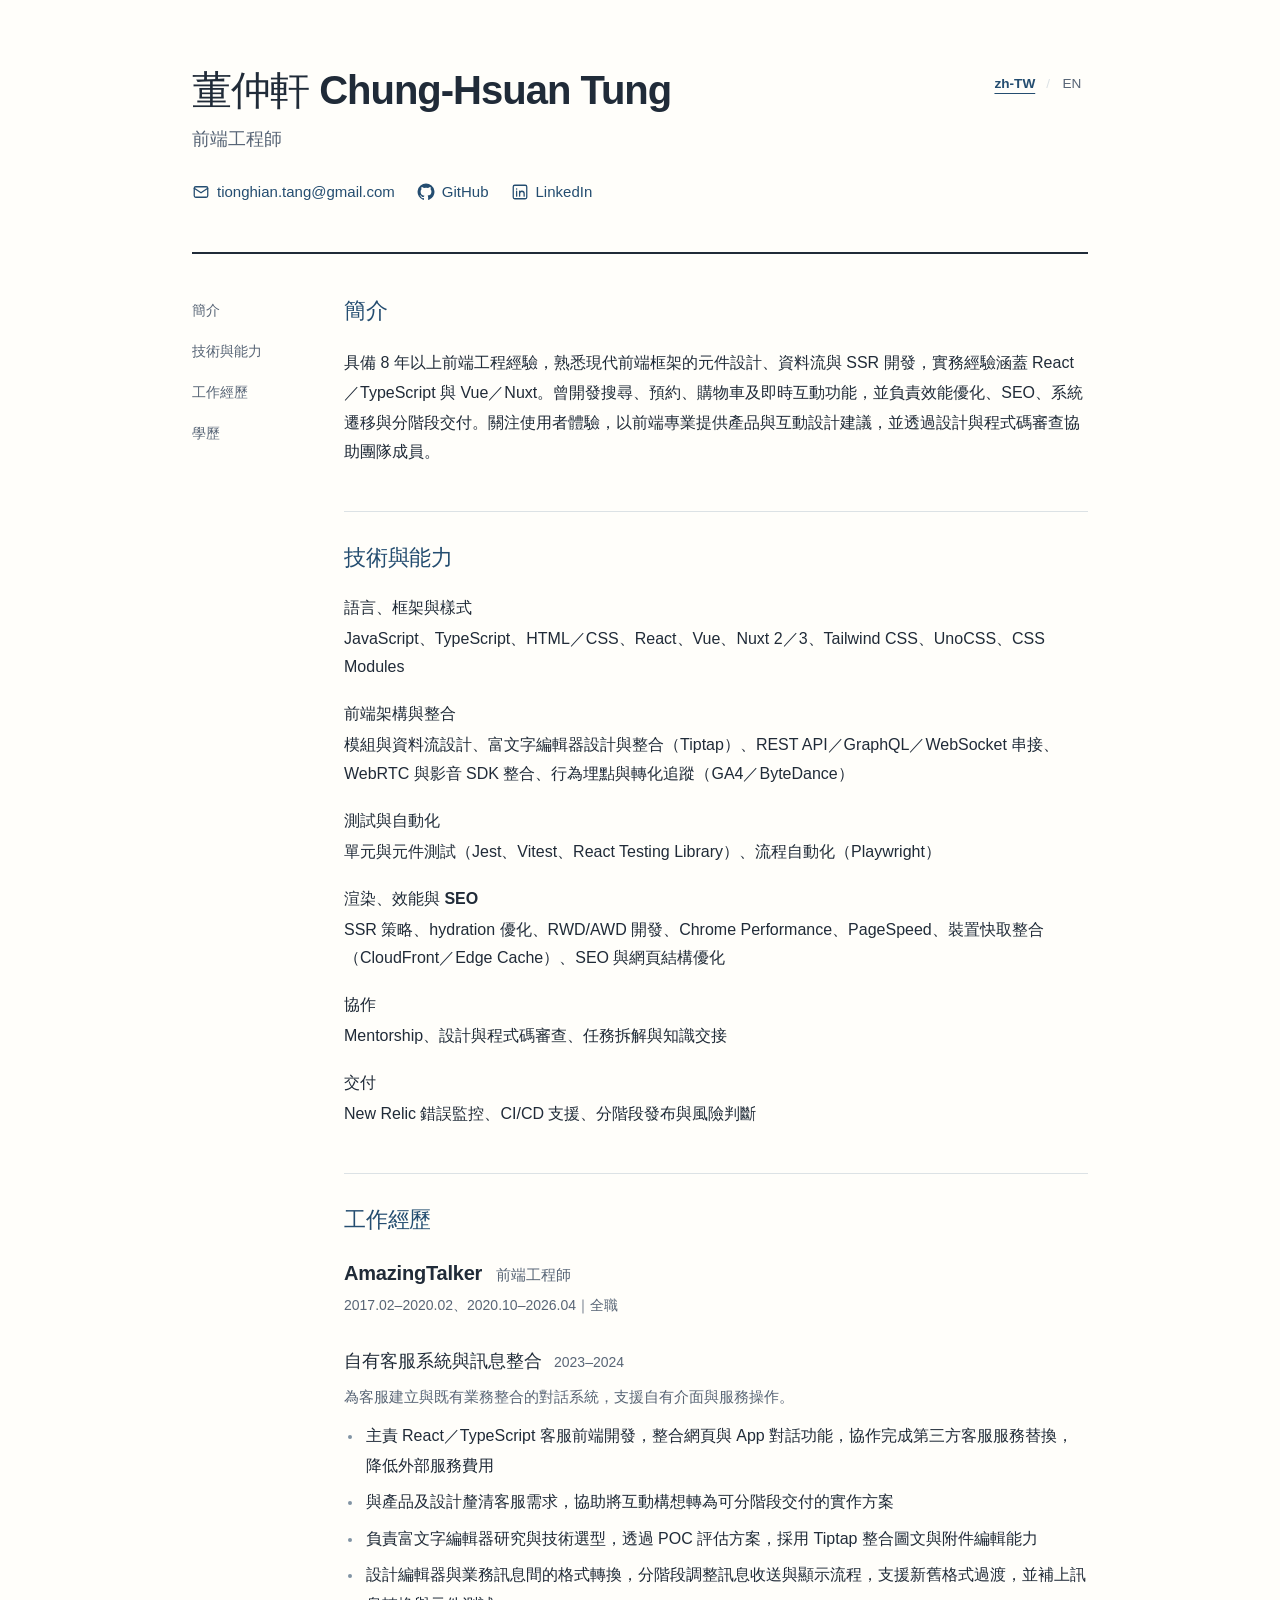
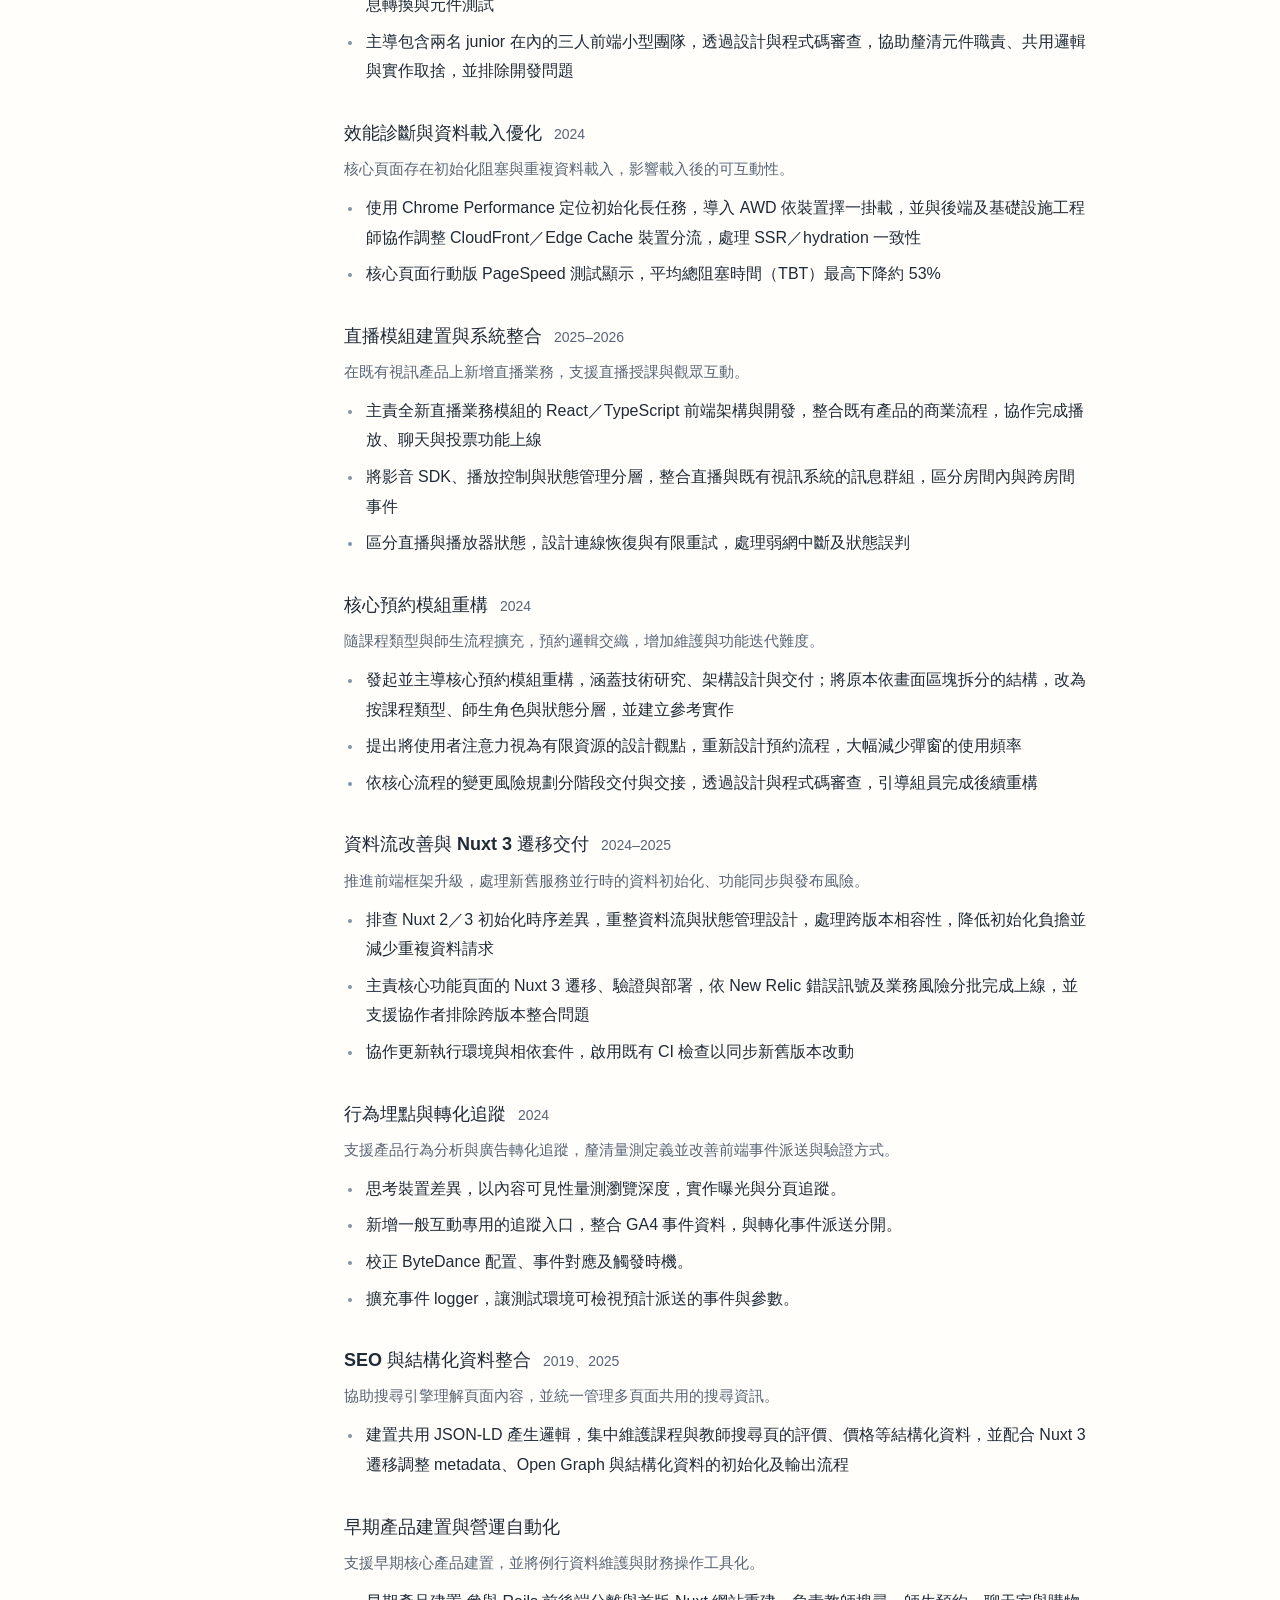
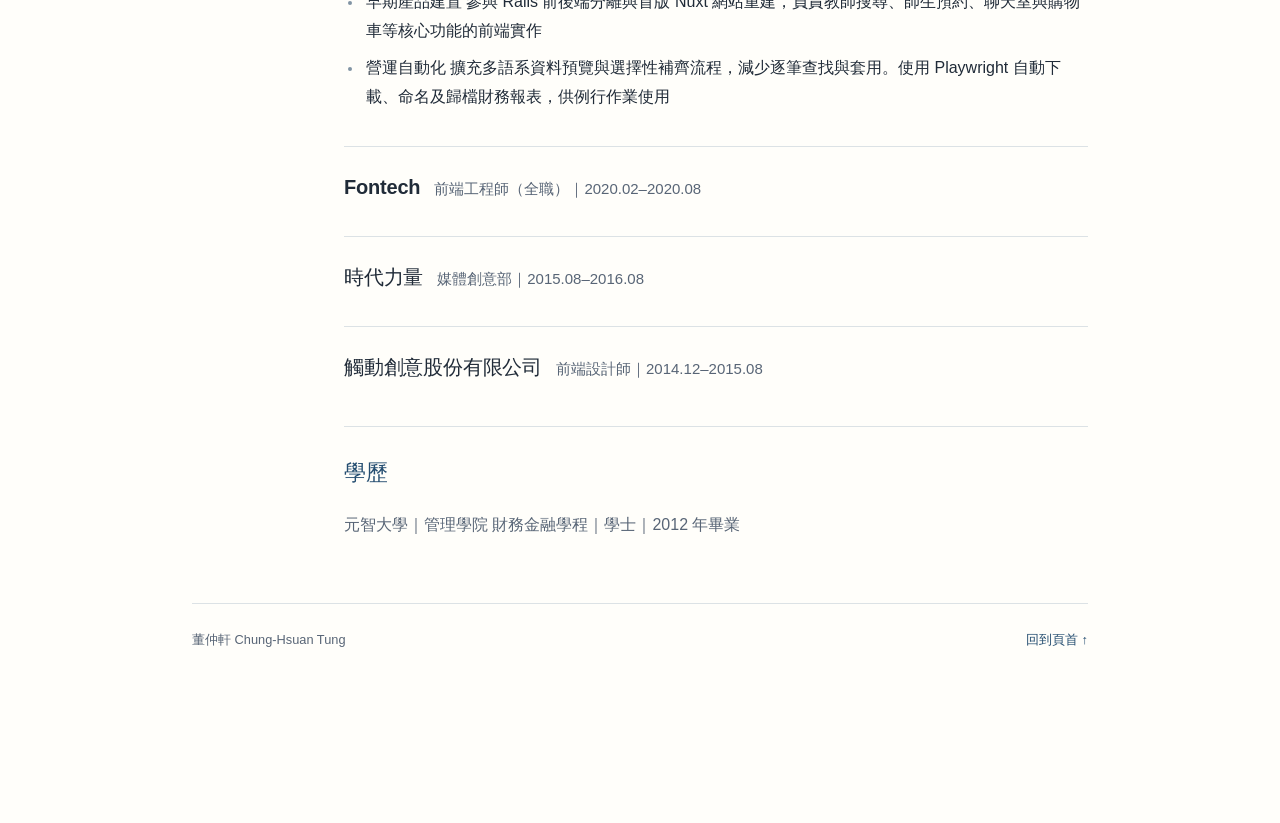
<file: docs/index.html>
<!doctype html>
<html lang="zh-TW">
<head>
  <meta charset="utf-8">
  <meta name="viewport" content="width=device-width, initial-scale=1">
  <title>董仲軒 Chung-Hsuan Tung — 前端工程師</title>
  <meta name="description" content="具備 8 年以上前端工程經驗，熟悉現代前端框架的元件設計、資料流與 SSR 開發，實務經驗涵蓋 React／TypeScript 與 Vue／Nuxt。曾開發搜尋、預約、購物車及即時互動功能，並負責效能優化、SEO、系統遷移與分階段交付。關注使用者體驗，以前端專業提供產品與互動設計建議，並透過設計與程式碼審查協助團隊成員。">
  <meta name="color-scheme" content="light">
  <meta property="og:type" content="profile">
  <meta property="og:title" content="董仲軒 Chung-Hsuan Tung — 前端工程師">
  <meta property="og:description" content="具備 8 年以上前端工程經驗，熟悉現代前端框架的元件設計、資料流與 SSR 開發，實務經驗涵蓋 React／TypeScript 與 Vue／Nuxt。曾開發搜尋、預約、購物車及即時互動功能，並負責效能優化、SEO、系統遷移與分階段交付。關注使用者體驗，以前端專業提供產品與互動設計建議，並透過設計與程式碼審查協助團隊成員。">
  <meta property="og:url" content="https://dongcx.github.io/cv/">
  <link rel="canonical" href="https://dongcx.github.io/cv/">
  <link rel="alternate" hreflang="zh-TW" href="https://dongcx.github.io/cv/">
  <link rel="alternate" hreflang="en" href="https://dongcx.github.io/cv/en/">
  <link rel="alternate" hreflang="x-default" href="https://dongcx.github.io/cv/">
  <link rel="icon" href="./assets/favicon.svg" type="image/svg+xml">
  <link rel="stylesheet" href="./assets/site.css?v=787a69c3578e">
  <script src="./assets/navigation.js?v=a2e67ddbf618" defer></script>
</head>
<body id="top">
  <a class="skip-link" href="#main">跳至主要內容</a>
  <div class="page">
    <header class="masthead">
      <nav class="language-switch" aria-label="語言切換"><a href="./" lang="zh-TW" hreflang="zh-TW" aria-current="page">zh-TW</a><span aria-hidden="true" class="language-divider">/</span><a href="./en/" lang="en" hreflang="en">EN</a></nav>
      <div class="identity"><h1 id="resume-name"><span class="name-local">董仲軒</span> <span class="name-latin" lang="en">Chung-Hsuan Tung</span></h1><p class="role">前端工程師</p><address class="contacts" aria-labelledby="resume-name"><a href="mailto:tionghian.tang@gmail.com"><svg viewBox="0 0 24 24" fill="none" stroke="currentColor" stroke-width="1.7" stroke-linecap="round" stroke-linejoin="round" aria-hidden="true" focusable="false"><rect x="3" y="5" width="18" height="14" rx="2"/><path d="m3 7 9 6 9-6"/></svg><span>tionghian.tang@gmail.com</span></a><a href="https://github.com/DongCX"><svg viewBox="0 0 24 24" fill="none" stroke="currentColor" stroke-width="1.7" stroke-linecap="round" stroke-linejoin="round" aria-hidden="true" focusable="false"><path fill="currentColor" stroke="none" d="M12 .75a11.25 11.25 0 0 0-3.56 21.92c.56.1.77-.24.77-.54v-2.1c-3.13.68-3.8-1.33-3.8-1.33-.51-1.3-1.25-1.65-1.25-1.65-1.02-.7.08-.68.08-.68 1.13.08 1.73 1.16 1.73 1.16 1 1.72 2.64 1.22 3.29.93.1-.73.39-1.22.72-1.5-2.5-.29-5.13-1.25-5.13-5.56 0-1.23.44-2.23 1.16-3.02-.12-.28-.5-1.43.11-2.98 0 0 .95-.3 3.1 1.15a10.8 10.8 0 0 1 5.64 0c2.15-1.46 3.1-1.15 3.1-1.15.61 1.55.23 2.7.11 2.98.72.79 1.16 1.79 1.16 3.02 0 4.32-2.64 5.27-5.15 5.55.4.35.76 1.04.76 2.1v3.08c0 .3.2.65.77.54A11.25 11.25 0 0 0 12 .75Z"/></svg><span>GitHub</span></a><a href="https://www.linkedin.com/in/%E4%BB%B2%E8%BB%92-%E8%91%A3-74904a131"><svg viewBox="0 0 24 24" fill="none" stroke="currentColor" stroke-width="1.7" stroke-linecap="round" stroke-linejoin="round" aria-hidden="true" focusable="false"><rect x="3" y="3" width="18" height="18" rx="2"/><circle cx="7.5" cy="8" r="1" fill="currentColor" stroke="none"/><path d="M7.5 11v6.5M11.5 11v6.5M11.5 14a3 3 0 0 1 6 0v3.5"/></svg><span>LinkedIn</span></a></address></div>
    </header>
    <div class="layout">
      <div class="sidebar"><nav aria-label="段落導覽"><ul><li><a href="#profile">簡介</a></li><li><a href="#skills">技術與能力</a></li><li><a href="#experience">工作經歷</a></li><li><a href="#education">學歷</a></li></ul></nav></div>
      <main id="main" tabindex="-1"><section id="profile" class="resume-section" aria-labelledby="profile-title"><h2 id="profile-title">簡介</h2><p>具備 8 年以上前端工程經驗，熟悉現代前端框架的元件設計、資料流與 SSR 開發，實務經驗涵蓋 React／TypeScript 與 Vue／Nuxt。曾開發搜尋、預約、購物車及即時互動功能，並負責效能優化、SEO、系統遷移與分階段交付。關注使用者體驗，以前端專業提供產品與互動設計建議，並透過設計與程式碼審查協助團隊成員。</p></section><section id="skills" class="resume-section" aria-labelledby="skills-title"><h2 id="skills-title">技術與能力</h2><dl class="skills-grid"><div><dt>語言、框架與樣式</dt><dd>JavaScript、TypeScript、HTML／CSS、React、Vue、Nuxt 2／3、Tailwind CSS、UnoCSS、CSS Modules</dd></div>
<div><dt>前端架構與整合</dt><dd>模組與資料流設計、富文字編輯器設計與整合（Tiptap）、REST API／GraphQL／WebSocket 串接、WebRTC 與影音 SDK 整合、行為埋點與轉化追蹤（GA4／ByteDance）</dd></div>
<div><dt>測試與自動化</dt><dd>單元與元件測試（Jest、Vitest、React Testing Library）、流程自動化（Playwright）</dd></div>
<div><dt>渲染、效能與 SEO</dt><dd>SSR 策略、hydration 優化、RWD/AWD 開發、Chrome Performance、PageSpeed、裝置快取整合（CloudFront／Edge Cache）、SEO 與網頁結構優化</dd></div>
<div><dt>協作</dt><dd>Mentorship、設計與程式碼審查、任務拆解與知識交接</dd></div>
<div><dt>交付</dt><dd>New Relic 錯誤監控、CI/CD 支援、分階段發布與風險判斷</dd></div></dl></section><section id="experience" class="resume-section" aria-labelledby="experience-title"><h2 id="experience-title">工作經歷</h2><article class="job" aria-labelledby="job-1"><header class="job-header"><h3 id="job-1">AmazingTalker</h3><p>前端工程師</p></header>
<p class="job-dates"><time datetime="2017-02">2017.02</time>–<time datetime="2020-02">2020.02</time>、<time datetime="2020-10">2020.10</time>–<time datetime="2026-04">2026.04</time>｜全職</p>
<section class="project" aria-labelledby="project-1"><header class="project-heading"><h4 id="project-1">自有客服系統與訊息整合</h4><p class="project-date"><time datetime="2023">2023</time>–<time datetime="2024">2024</time></p></header>
<p class="project-purpose">為客服建立與既有業務整合的對話系統，支援自有介面與服務操作。</p>
<ul>
<li>主責 React／TypeScript 客服前端開發，整合網頁與 App 對話功能，協作完成第三方客服服務替換，降低外部服務費用</li>
<li>與產品及設計釐清客服需求，協助將互動構想轉為可分階段交付的實作方案</li>
<li>負責富文字編輯器研究與技術選型，透過 POC 評估方案，採用 Tiptap 整合圖文與附件編輯能力</li>
<li>設計編輯器與業務訊息間的格式轉換，分階段調整訊息收送與顯示流程，支援新舊格式過渡，並補上訊息轉換與元件測試</li>
<li>主導包含兩名 junior 在內的三人前端小型團隊，透過設計與程式碼審查，協助釐清元件職責、共用邏輯與實作取捨，並排除開發問題</li>
</ul>
</section>
<section class="project" aria-labelledby="project-2"><header class="project-heading"><h4 id="project-2">效能診斷與資料載入優化</h4><p class="project-date"><time datetime="2024">2024</time></p></header>
<p class="project-purpose">核心頁面存在初始化阻塞與重複資料載入，影響載入後的可互動性。</p>
<ul>
<li>使用 Chrome Performance 定位初始化長任務，導入 AWD 依裝置擇一掛載，並與後端及基礎設施工程師協作調整 CloudFront／Edge Cache 裝置分流，處理 SSR／hydration 一致性</li>
<li>核心頁面行動版 PageSpeed 測試顯示，平均總阻塞時間（TBT）最高下降約 53%</li>
</ul>
</section>
<section class="project" aria-labelledby="project-3"><header class="project-heading"><h4 id="project-3">直播模組建置與系統整合</h4><p class="project-date"><time datetime="2025">2025</time>–<time datetime="2026">2026</time></p></header>
<p class="project-purpose">在既有視訊產品上新增直播業務，支援直播授課與觀眾互動。</p>
<ul>
<li>主責全新直播業務模組的 React／TypeScript 前端架構與開發，整合既有產品的商業流程，協作完成播放、聊天與投票功能上線</li>
<li>將影音 SDK、播放控制與狀態管理分層，整合直播與既有視訊系統的訊息群組，區分房間內與跨房間事件</li>
<li>區分直播與播放器狀態，設計連線恢復與有限重試，處理弱網中斷及狀態誤判</li>
</ul>
</section>
<section class="project" aria-labelledby="project-4"><header class="project-heading"><h4 id="project-4">核心預約模組重構</h4><p class="project-date"><time datetime="2024">2024</time></p></header>
<p class="project-purpose">隨課程類型與師生流程擴充，預約邏輯交織，增加維護與功能迭代難度。</p>
<ul>
<li>發起並主導核心預約模組重構，涵蓋技術研究、架構設計與交付；將原本依畫面區塊拆分的結構，改為按課程類型、師生角色與狀態分層，並建立參考實作</li>
<li>提出將使用者注意力視為有限資源的設計觀點，重新設計預約流程，大幅減少彈窗的使用頻率</li>
<li>依核心流程的變更風險規劃分階段交付與交接，透過設計與程式碼審查，引導組員完成後續重構</li>
</ul>
</section>
<section class="project" aria-labelledby="project-5"><header class="project-heading"><h4 id="project-5">資料流改善與 Nuxt 3 遷移交付</h4><p class="project-date"><time datetime="2024">2024</time>–<time datetime="2025">2025</time></p></header>
<p class="project-purpose">推進前端框架升級，處理新舊服務並行時的資料初始化、功能同步與發布風險。</p>
<ul>
<li>排查 Nuxt 2／3 初始化時序差異，重整資料流與狀態管理設計，處理跨版本相容性，降低初始化負擔並減少重複資料請求</li>
<li>主責核心功能頁面的 Nuxt 3 遷移、驗證與部署，依 New Relic 錯誤訊號及業務風險分批完成上線，並支援協作者排除跨版本整合問題</li>
<li>協作更新執行環境與相依套件，啟用既有 CI 檢查以同步新舊版本改動</li>
</ul>
</section>
<section class="project" aria-labelledby="project-6"><header class="project-heading"><h4 id="project-6">行為埋點與轉化追蹤</h4><p class="project-date"><time datetime="2024">2024</time></p></header>
<p class="project-purpose">支援產品行為分析與廣告轉化追蹤，釐清量測定義並改善前端事件派送與驗證方式。</p>
<ul>
<li>思考裝置差異，以內容可見性量測瀏覽深度，實作曝光與分頁追蹤。</li>
<li>新增一般互動專用的追蹤入口，整合 GA4 事件資料，與轉化事件派送分開。</li>
<li>校正 ByteDance 配置、事件對應及觸發時機。</li>
<li>擴充事件 logger，讓測試環境可檢視預計派送的事件與參數。</li>
</ul>
</section>
<section class="project" aria-labelledby="project-7"><header class="project-heading"><h4 id="project-7">SEO 與結構化資料整合</h4><p class="project-date"><time datetime="2019">2019</time>、<time datetime="2025">2025</time></p></header>
<p class="project-purpose">協助搜尋引擎理解頁面內容，並統一管理多頁面共用的搜尋資訊。</p>
<ul>
<li>建置共用 JSON-LD 產生邏輯，集中維護課程與教師搜尋頁的評價、價格等結構化資料，並配合 Nuxt 3 遷移調整 metadata、Open Graph 與結構化資料的初始化及輸出流程</li>
</ul>
</section>
<section class="project" aria-labelledby="project-8"><header class="project-heading"><h4 id="project-8">早期產品建置與營運自動化</h4></header>
<p class="project-purpose">支援早期核心產品建置，並將例行資料維護與財務操作工具化。</p>
<ul>
<li><strong>早期產品建置</strong> 參與 Rails 前後端分離與首版 Nuxt 網站重建，負責教師搜尋、師生預約、聊天室與購物車等核心功能的前端實作</li>
<li><strong>營運自動化</strong> 擴充多語系資料預覽與選擇性補齊流程，減少逐筆查找與套用。使用 Playwright 自動下載、命名及歸檔財務報表，供例行作業使用</li>
</ul>
</section>
</article>
<article class="job" aria-labelledby="job-2"><header class="job-header"><h3 id="job-2">Fontech</h3><p>前端工程師（全職）｜<time datetime="2020-02">2020.02</time>–<time datetime="2020-08">2020.08</time></p></header>
</article>
<article class="job" aria-labelledby="job-3"><header class="job-header"><h3 id="job-3">時代力量</h3><p>媒體創意部｜<time datetime="2015-08">2015.08</time>–<time datetime="2016-08">2016.08</time></p></header>
</article>
<article class="job" aria-labelledby="job-4"><header class="job-header"><h3 id="job-4">觸動創意股份有限公司</h3><p>前端設計師｜<time datetime="2014-12">2014.12</time>–<time datetime="2015-08">2015.08</time></p></header>
</article></section><section id="education" class="resume-section" aria-labelledby="education-title"><h2 id="education-title">學歷</h2><p>元智大學｜管理學院 財務金融學程｜學士｜<time datetime="2012">2012</time> 年畢業</p></section></main>
    </div>
    <footer><span>董仲軒 Chung-Hsuan Tung</span><a href="#top">回到頁首<span aria-hidden="true"> ↑</span></a></footer>
  </div>
</body>
</html>
</file>
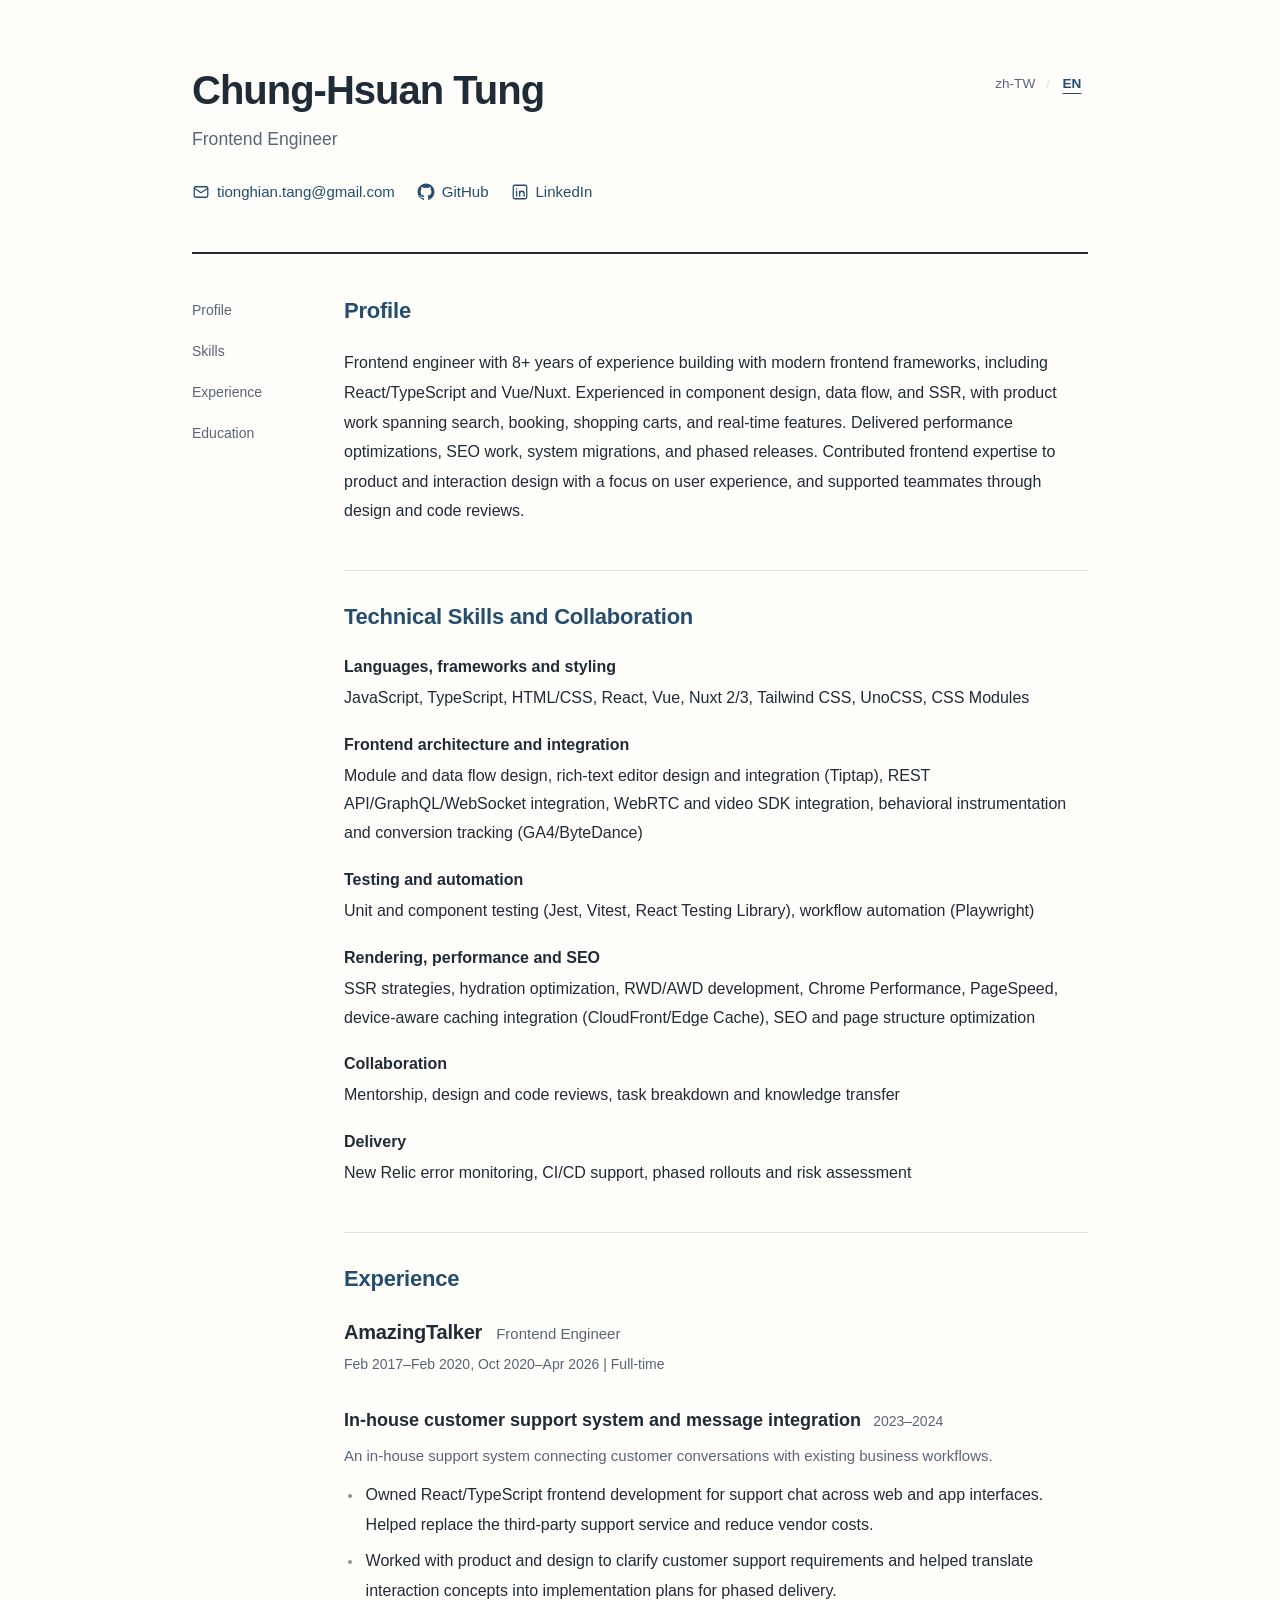
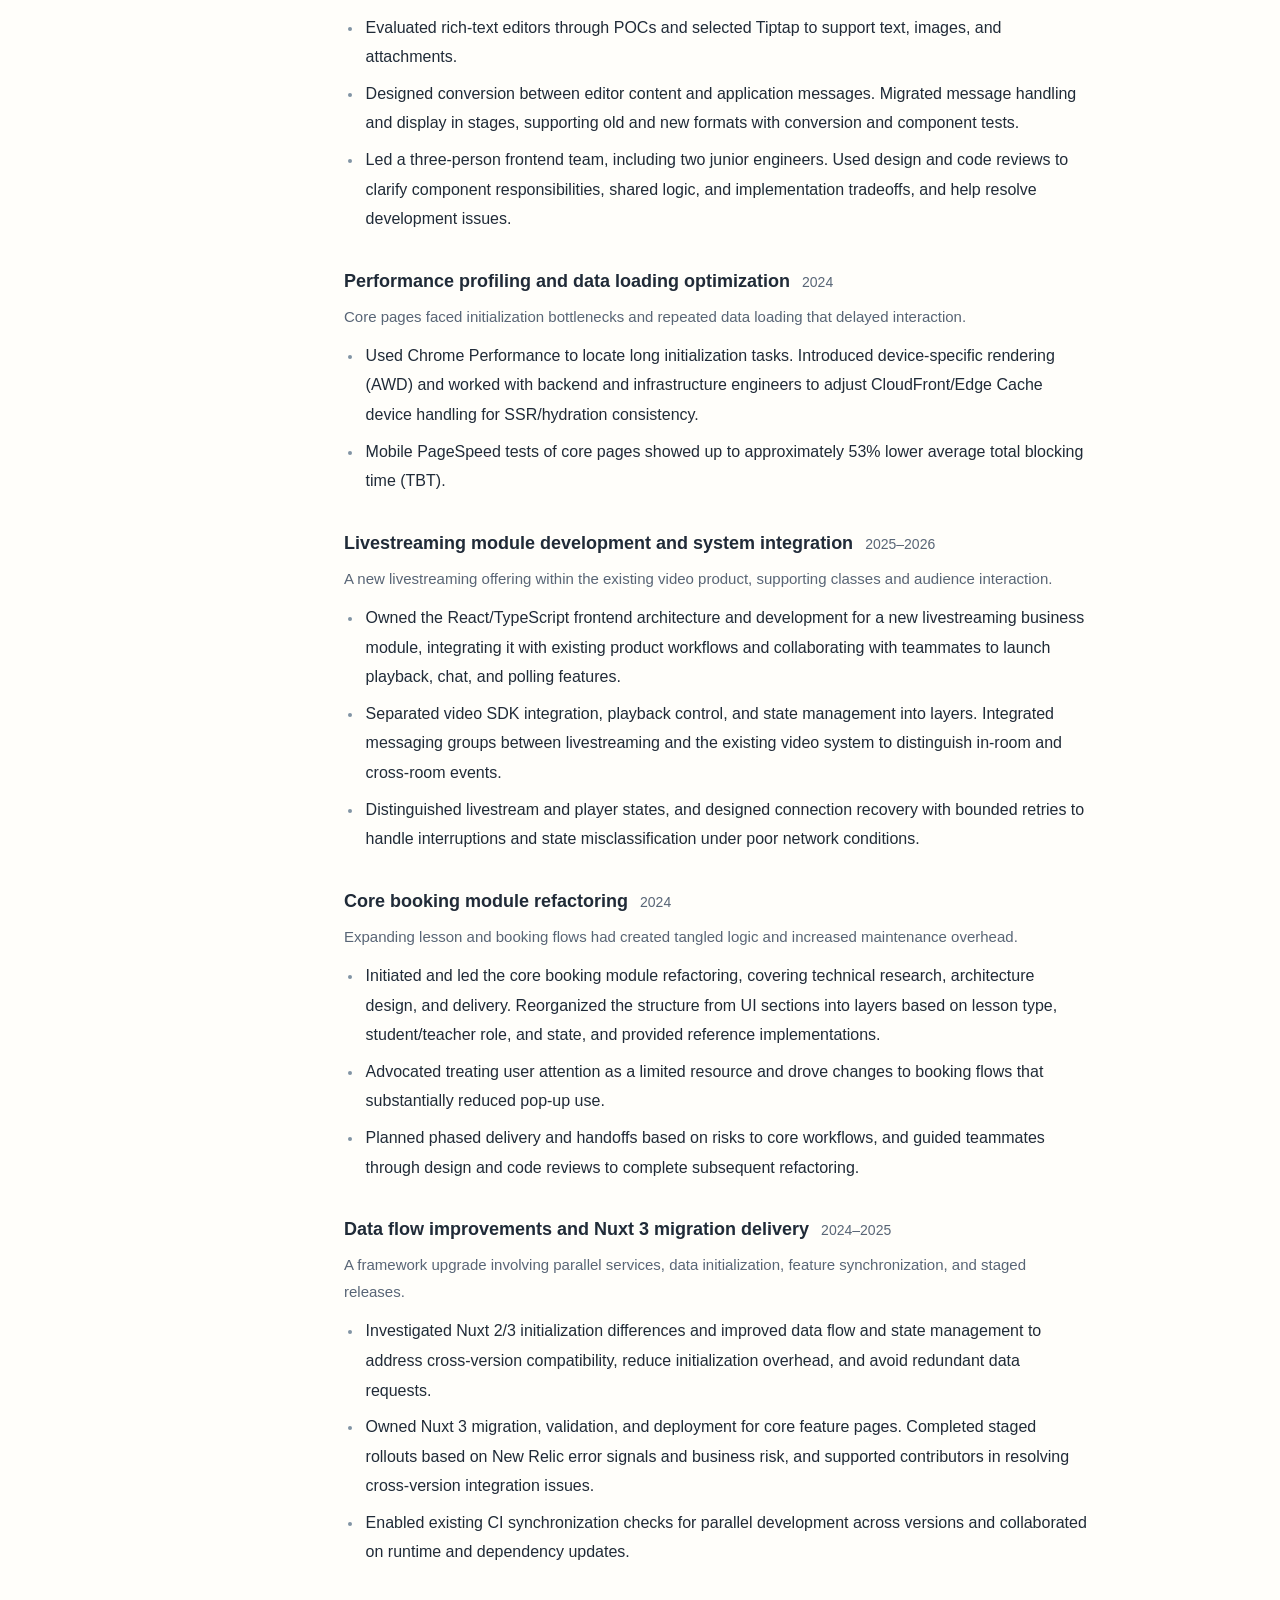
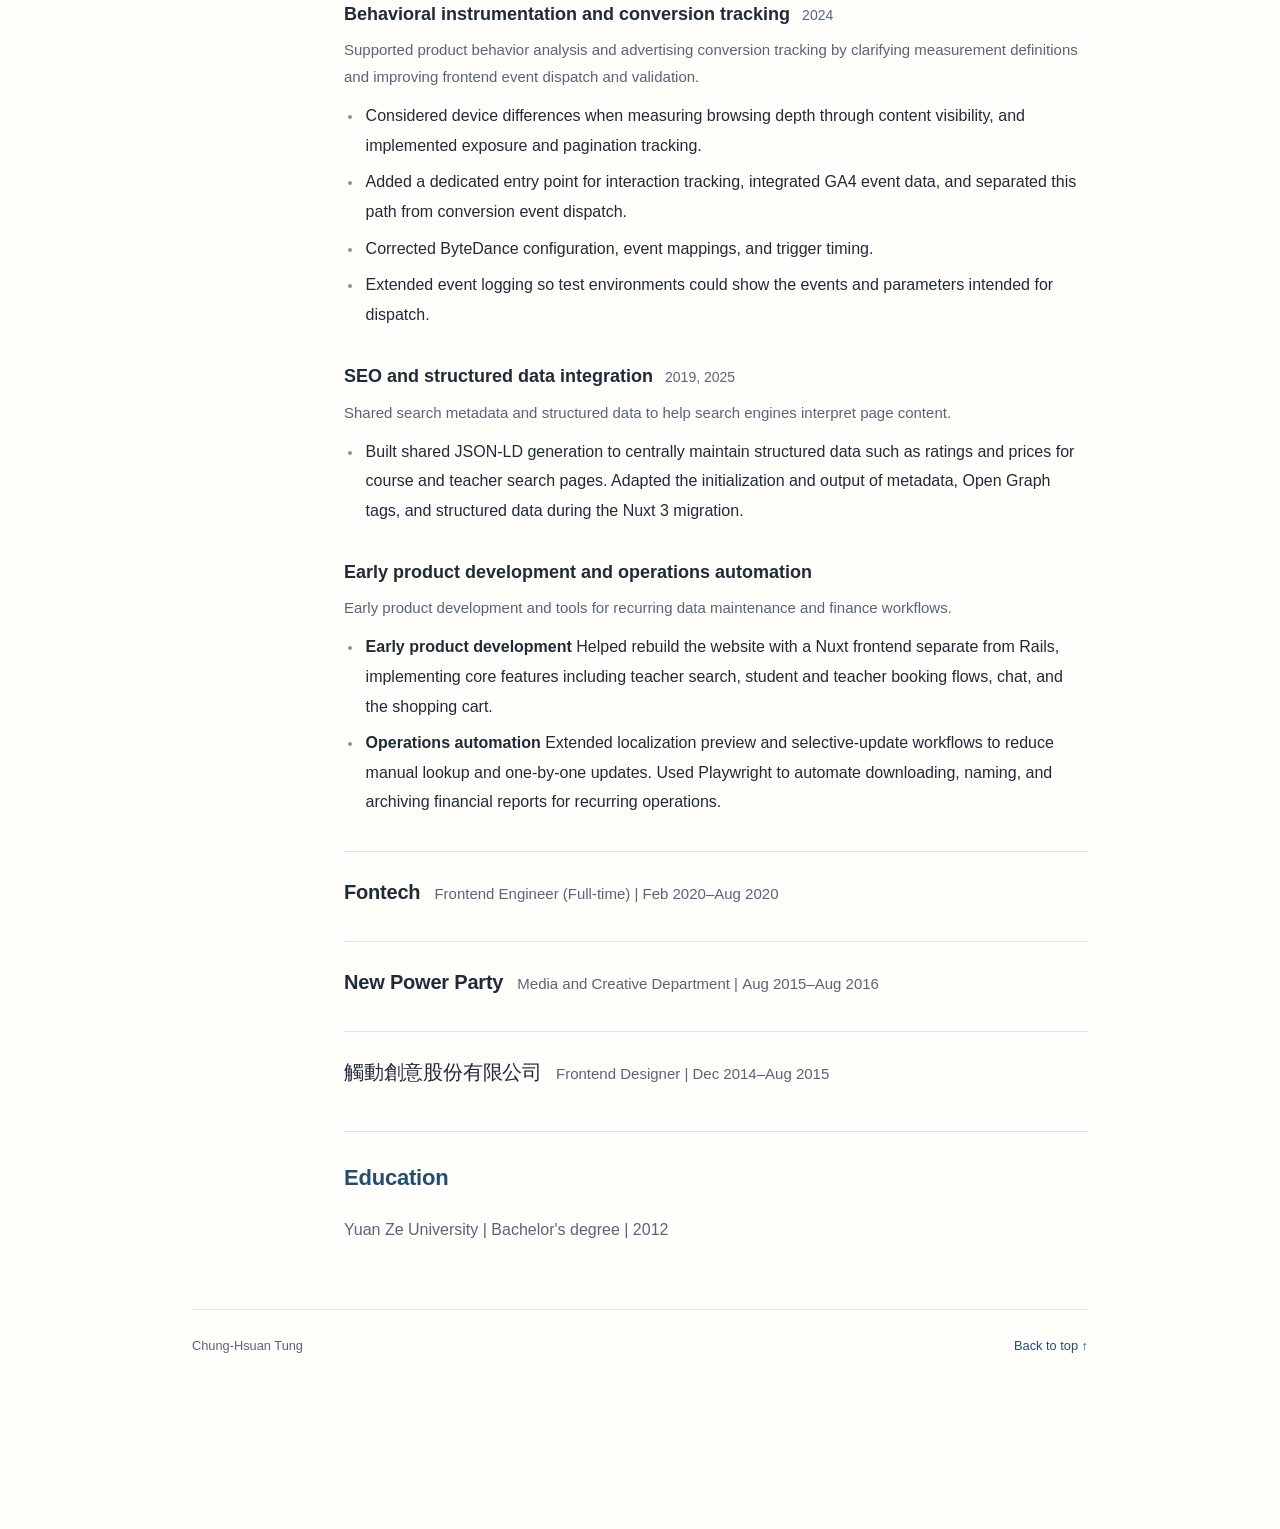
<file: docs/en/index.html>
<!doctype html>
<html lang="en">
<head>
  <meta charset="utf-8">
  <meta name="viewport" content="width=device-width, initial-scale=1">
  <title>Chung-Hsuan Tung — Frontend Engineer</title>
  <meta name="description" content="Frontend engineer with 8+ years of experience building with modern frontend frameworks, including React/TypeScript and Vue/Nuxt. Experienced in component design, data flow, and SSR, with product work spanning search, booking, shopping carts, and real-time features. Delivered performance optimizations, SEO work, system migrations, and phased releases. Contributed frontend expertise to product and interaction design with a focus on user experience, and supported teammates through design and code reviews.">
  <meta name="color-scheme" content="light">
  <meta property="og:type" content="profile">
  <meta property="og:title" content="Chung-Hsuan Tung — Frontend Engineer">
  <meta property="og:description" content="Frontend engineer with 8+ years of experience building with modern frontend frameworks, including React/TypeScript and Vue/Nuxt. Experienced in component design, data flow, and SSR, with product work spanning search, booking, shopping carts, and real-time features. Delivered performance optimizations, SEO work, system migrations, and phased releases. Contributed frontend expertise to product and interaction design with a focus on user experience, and supported teammates through design and code reviews.">
  <meta property="og:url" content="https://dongcx.github.io/cv/en/">
  <link rel="canonical" href="https://dongcx.github.io/cv/en/">
  <link rel="alternate" hreflang="zh-TW" href="https://dongcx.github.io/cv/">
  <link rel="alternate" hreflang="en" href="https://dongcx.github.io/cv/en/">
  <link rel="alternate" hreflang="x-default" href="https://dongcx.github.io/cv/">
  <link rel="icon" href="../assets/favicon.svg" type="image/svg+xml">
  <link rel="stylesheet" href="../assets/site.css?v=787a69c3578e">
  <script src="../assets/navigation.js?v=a2e67ddbf618" defer></script>
</head>
<body id="top">
  <a class="skip-link" href="#main">Skip to content</a>
  <div class="page">
    <header class="masthead">
      <nav class="language-switch" aria-label="Language"><a href="../" lang="zh-TW" hreflang="zh-TW">zh-TW</a><span aria-hidden="true" class="language-divider">/</span><a href="../en/" lang="en" hreflang="en" aria-current="page">EN</a></nav>
      <div class="identity"><h1 id="resume-name">Chung-Hsuan Tung</h1><p class="role">Frontend Engineer</p><address class="contacts" aria-labelledby="resume-name"><a href="mailto:tionghian.tang@gmail.com"><svg viewBox="0 0 24 24" fill="none" stroke="currentColor" stroke-width="1.7" stroke-linecap="round" stroke-linejoin="round" aria-hidden="true" focusable="false"><rect x="3" y="5" width="18" height="14" rx="2"/><path d="m3 7 9 6 9-6"/></svg><span>tionghian.tang@gmail.com</span></a><a href="https://github.com/DongCX"><svg viewBox="0 0 24 24" fill="none" stroke="currentColor" stroke-width="1.7" stroke-linecap="round" stroke-linejoin="round" aria-hidden="true" focusable="false"><path fill="currentColor" stroke="none" d="M12 .75a11.25 11.25 0 0 0-3.56 21.92c.56.1.77-.24.77-.54v-2.1c-3.13.68-3.8-1.33-3.8-1.33-.51-1.3-1.25-1.65-1.25-1.65-1.02-.7.08-.68.08-.68 1.13.08 1.73 1.16 1.73 1.16 1 1.72 2.64 1.22 3.29.93.1-.73.39-1.22.72-1.5-2.5-.29-5.13-1.25-5.13-5.56 0-1.23.44-2.23 1.16-3.02-.12-.28-.5-1.43.11-2.98 0 0 .95-.3 3.1 1.15a10.8 10.8 0 0 1 5.64 0c2.15-1.46 3.1-1.15 3.1-1.15.61 1.55.23 2.7.11 2.98.72.79 1.16 1.79 1.16 3.02 0 4.32-2.64 5.27-5.15 5.55.4.35.76 1.04.76 2.1v3.08c0 .3.2.65.77.54A11.25 11.25 0 0 0 12 .75Z"/></svg><span>GitHub</span></a><a href="https://www.linkedin.com/in/%E4%BB%B2%E8%BB%92-%E8%91%A3-74904a131"><svg viewBox="0 0 24 24" fill="none" stroke="currentColor" stroke-width="1.7" stroke-linecap="round" stroke-linejoin="round" aria-hidden="true" focusable="false"><rect x="3" y="3" width="18" height="18" rx="2"/><circle cx="7.5" cy="8" r="1" fill="currentColor" stroke="none"/><path d="M7.5 11v6.5M11.5 11v6.5M11.5 14a3 3 0 0 1 6 0v3.5"/></svg><span>LinkedIn</span></a></address></div>
    </header>
    <div class="layout">
      <div class="sidebar"><nav aria-label="On this page"><ul><li><a href="#profile">Profile</a></li><li><a href="#skills">Skills</a></li><li><a href="#experience">Experience</a></li><li><a href="#education">Education</a></li></ul></nav></div>
      <main id="main" tabindex="-1"><section id="profile" class="resume-section" aria-labelledby="profile-title"><h2 id="profile-title">Profile</h2><p>Frontend engineer with 8+ years of experience building with modern frontend frameworks, including React/TypeScript and Vue/Nuxt. Experienced in component design, data flow, and SSR, with product work spanning search, booking, shopping carts, and real-time features. Delivered performance optimizations, SEO work, system migrations, and phased releases. Contributed frontend expertise to product and interaction design with a focus on user experience, and supported teammates through design and code reviews.</p></section><section id="skills" class="resume-section" aria-labelledby="skills-title"><h2 id="skills-title">Technical Skills and Collaboration</h2><dl class="skills-grid"><div><dt>Languages, frameworks and styling</dt><dd>JavaScript, TypeScript, HTML/CSS, React, Vue, Nuxt 2/3, Tailwind CSS, UnoCSS, CSS Modules</dd></div>
<div><dt>Frontend architecture and integration</dt><dd>Module and data flow design, rich-text editor design and integration (Tiptap), REST API/GraphQL/WebSocket integration, WebRTC and video SDK integration, behavioral instrumentation and conversion tracking (GA4/ByteDance)</dd></div>
<div><dt>Testing and automation</dt><dd>Unit and component testing (Jest, Vitest, React Testing Library), workflow automation (Playwright)</dd></div>
<div><dt>Rendering, performance and SEO</dt><dd>SSR strategies, hydration optimization, RWD/AWD development, Chrome Performance, PageSpeed, device-aware caching integration (CloudFront/Edge Cache), SEO and page structure optimization</dd></div>
<div><dt>Collaboration</dt><dd>Mentorship, design and code reviews, task breakdown and knowledge transfer</dd></div>
<div><dt>Delivery</dt><dd>New Relic error monitoring, CI/CD support, phased rollouts and risk assessment</dd></div></dl></section><section id="experience" class="resume-section" aria-labelledby="experience-title"><h2 id="experience-title">Experience</h2><article class="job" aria-labelledby="job-1"><header class="job-header"><h3 id="job-1">AmazingTalker</h3><p>Frontend Engineer</p></header>
<p class="job-dates"><time datetime="2017-02">Feb 2017</time>–<time datetime="2020-02">Feb 2020</time>, <time datetime="2020-10">Oct 2020</time>–<time datetime="2026-04">Apr 2026</time> | Full-time</p>
<section class="project" aria-labelledby="project-1"><header class="project-heading"><h4 id="project-1">In-house customer support system and message integration</h4><p class="project-date"><time datetime="2023">2023</time>–<time datetime="2024">2024</time></p></header>
<p class="project-purpose">An in-house support system connecting customer conversations with existing business workflows.</p>
<ul>
<li>Owned React/TypeScript frontend development for support chat across web and app interfaces. Helped replace the third-party support service and reduce vendor costs.</li>
<li>Worked with product and design to clarify customer support requirements and helped translate interaction concepts into implementation plans for phased delivery.</li>
<li>Evaluated rich-text editors through POCs and selected Tiptap to support text, images, and attachments.</li>
<li>Designed conversion between editor content and application messages. Migrated message handling and display in stages, supporting old and new formats with conversion and component tests.</li>
<li>Led a three-person frontend team, including two junior engineers. Used design and code reviews to clarify component responsibilities, shared logic, and implementation tradeoffs, and help resolve development issues.</li>
</ul>
</section>
<section class="project" aria-labelledby="project-2"><header class="project-heading"><h4 id="project-2">Performance profiling and data loading optimization</h4><p class="project-date"><time datetime="2024">2024</time></p></header>
<p class="project-purpose">Core pages faced initialization bottlenecks and repeated data loading that delayed interaction.</p>
<ul>
<li>Used Chrome Performance to locate long initialization tasks. Introduced device-specific rendering (AWD) and worked with backend and infrastructure engineers to adjust CloudFront/Edge Cache device handling for SSR/hydration consistency.</li>
<li>Mobile PageSpeed tests of core pages showed up to approximately 53% lower average total blocking time (TBT).</li>
</ul>
</section>
<section class="project" aria-labelledby="project-3"><header class="project-heading"><h4 id="project-3">Livestreaming module development and system integration</h4><p class="project-date"><time datetime="2025">2025</time>–<time datetime="2026">2026</time></p></header>
<p class="project-purpose">A new livestreaming offering within the existing video product, supporting classes and audience interaction.</p>
<ul>
<li>Owned the React/TypeScript frontend architecture and development for a new livestreaming business module, integrating it with existing product workflows and collaborating with teammates to launch playback, chat, and polling features.</li>
<li>Separated video SDK integration, playback control, and state management into layers. Integrated messaging groups between livestreaming and the existing video system to distinguish in-room and cross-room events.</li>
<li>Distinguished livestream and player states, and designed connection recovery with bounded retries to handle interruptions and state misclassification under poor network conditions.</li>
</ul>
</section>
<section class="project" aria-labelledby="project-4"><header class="project-heading"><h4 id="project-4">Core booking module refactoring</h4><p class="project-date"><time datetime="2024">2024</time></p></header>
<p class="project-purpose">Expanding lesson and booking flows had created tangled logic and increased maintenance overhead.</p>
<ul>
<li>Initiated and led the core booking module refactoring, covering technical research, architecture design, and delivery. Reorganized the structure from UI sections into layers based on lesson type, student/teacher role, and state, and provided reference implementations.</li>
<li>Advocated treating user attention as a limited resource and drove changes to booking flows that substantially reduced pop-up use.</li>
<li>Planned phased delivery and handoffs based on risks to core workflows, and guided teammates through design and code reviews to complete subsequent refactoring.</li>
</ul>
</section>
<section class="project" aria-labelledby="project-5"><header class="project-heading"><h4 id="project-5">Data flow improvements and Nuxt 3 migration delivery</h4><p class="project-date"><time datetime="2024">2024</time>–<time datetime="2025">2025</time></p></header>
<p class="project-purpose">A framework upgrade involving parallel services, data initialization, feature synchronization, and staged releases.</p>
<ul>
<li>Investigated Nuxt 2/3 initialization differences and improved data flow and state management to address cross-version compatibility, reduce initialization overhead, and avoid redundant data requests.</li>
<li>Owned Nuxt 3 migration, validation, and deployment for core feature pages. Completed staged rollouts based on New Relic error signals and business risk, and supported contributors in resolving cross-version integration issues.</li>
<li>Enabled existing CI synchronization checks for parallel development across versions and collaborated on runtime and dependency updates.</li>
</ul>
</section>
<section class="project" aria-labelledby="project-6"><header class="project-heading"><h4 id="project-6">Behavioral instrumentation and conversion tracking</h4><p class="project-date"><time datetime="2024">2024</time></p></header>
<p class="project-purpose">Supported product behavior analysis and advertising conversion tracking by clarifying measurement definitions and improving frontend event dispatch and validation.</p>
<ul>
<li>Considered device differences when measuring browsing depth through content visibility, and implemented exposure and pagination tracking.</li>
<li>Added a dedicated entry point for interaction tracking, integrated GA4 event data, and separated this path from conversion event dispatch.</li>
<li>Corrected ByteDance configuration, event mappings, and trigger timing.</li>
<li>Extended event logging so test environments could show the events and parameters intended for dispatch.</li>
</ul>
</section>
<section class="project" aria-labelledby="project-7"><header class="project-heading"><h4 id="project-7">SEO and structured data integration</h4><p class="project-date"><time datetime="2019">2019</time>, <time datetime="2025">2025</time></p></header>
<p class="project-purpose">Shared search metadata and structured data to help search engines interpret page content.</p>
<ul>
<li>Built shared JSON-LD generation to centrally maintain structured data such as ratings and prices for course and teacher search pages. Adapted the initialization and output of metadata, Open Graph tags, and structured data during the Nuxt 3 migration.</li>
</ul>
</section>
<section class="project" aria-labelledby="project-8"><header class="project-heading"><h4 id="project-8">Early product development and operations automation</h4></header>
<p class="project-purpose">Early product development and tools for recurring data maintenance and finance workflows.</p>
<ul>
<li><strong>Early product development</strong>  Helped rebuild the website with a Nuxt frontend separate from Rails, implementing core features including teacher search, student and teacher booking flows, chat, and the shopping cart.</li>
<li><strong>Operations automation</strong>  Extended localization preview and selective-update workflows to reduce manual lookup and one-by-one updates. Used Playwright to automate downloading, naming, and archiving financial reports for recurring operations.</li>
</ul>
</section>
</article>
<article class="job" aria-labelledby="job-2"><header class="job-header"><h3 id="job-2">Fontech</h3><p>Frontend Engineer (Full-time) | <time datetime="2020-02">Feb 2020</time>–<time datetime="2020-08">Aug 2020</time></p></header>
</article>
<article class="job" aria-labelledby="job-3"><header class="job-header"><h3 id="job-3">New Power Party</h3><p>Media and Creative Department | <time datetime="2015-08">Aug 2015</time>–<time datetime="2016-08">Aug 2016</time></p></header>
</article>
<article class="job" aria-labelledby="job-4"><header class="job-header"><h3 id="job-4">觸動創意股份有限公司</h3><p>Frontend Designer | <time datetime="2014-12">Dec 2014</time>–<time datetime="2015-08">Aug 2015</time></p></header>
</article></section><section id="education" class="resume-section" aria-labelledby="education-title"><h2 id="education-title">Education</h2><p>Yuan Ze University | Bachelor&#x27;s degree | <time datetime="2012">2012</time></p></section></main>
    </div>
    <footer><span>Chung-Hsuan Tung</span><a href="#top">Back to top<span aria-hidden="true"> ↑</span></a></footer>
  </div>
</body>
</html>
</file>
<file: docs/assets/site.css>
:root {
  --paper: #fffefa;
  --ink: #202b38;
  --muted: #586576;
  --accent: #244d70;
  --line: #dce2e5;
  --wash: #edf2f5;
  font-family: -apple-system, BlinkMacSystemFont, "Segoe UI", "Noto Sans TC", "PingFang TC", "Microsoft JhengHei", sans-serif;
  color: var(--ink);
  background: var(--paper);
  font-synthesis: none;
  -webkit-text-size-adjust: 100%;
  text-rendering: optimizeLegibility;
}

* { box-sizing: border-box; }
html { scroll-behavior: smooth; scroll-padding-top: var(--sticky-offset, 2rem); }
body { margin: 0; font-size: 1rem; line-height: 1.8; overflow-wrap: anywhere; }
a { color: var(--accent); text-decoration-thickness: 1px; text-underline-offset: .22em; }
a:hover { text-decoration: underline; }
a:focus-visible { outline: 2px solid var(--accent); outline-offset: 5px; border-radius: 2px; }
p, ul, dl { margin: 0; }
.page { max-width: 960px; margin: 0 auto; padding: 64px 32px 28px; }
.masthead { display: grid; grid-template-columns: minmax(0, 1fr) auto; align-items: start; gap: 24px 32px; padding-bottom: 40px; border-bottom: 2px solid var(--ink); }
.identity { grid-column: 1; grid-row: 1; min-width: 0; }
h1 { margin: 0; font-size: clamp(2rem, 3.2vw, 2.5rem); line-height: 1.3; letter-spacing: -.025em; font-weight: 700; }
.name-local, .name-latin { display: inline-block; max-width: 100%; }
.role { font-size: 1.1rem; margin-top: 8px; color: var(--muted); }
.contacts { display: flex; flex-wrap: wrap; gap: 4px 22px; margin-top: 16px; font-size: .9375rem; font-style: normal; }
.contacts a { display: inline-flex; align-items: center; gap: 7px; min-width: 0; max-width: 100%; min-height: 40px; text-decoration: none; }
.contacts a span { min-width: 0; }
.contacts svg { width: 18px; height: 18px; flex: none; }
.contacts a:hover { text-decoration: underline; }
.language-switch { grid-column: 2; grid-row: 1; justify-self: end; display: flex; align-items: center; gap: 6px; font-size: .85rem; white-space: nowrap; }
.language-switch a { display: inline-flex; align-items: center; justify-content: center; min-width: 32px; min-height: 40px; padding: 2px 5px; color: var(--muted); text-decoration: none; }
.language-switch a[aria-current] { color: var(--accent); font-weight: 700; text-decoration: underline; text-underline-offset: .4em; }
.language-switch a:hover { color: var(--accent); text-decoration: underline; }
.language-divider { color: var(--line); }
.layout { display: grid; grid-template-columns: 124px minmax(0, 1fr); column-gap: 28px; padding-top: 42px; }
.sidebar nav { position: sticky; top: 24px; font-size: .875rem; line-height: 1.5; }
.sidebar[data-sticky="false"] nav { position: static; }
.sidebar ul { display: flex; flex-direction: column; align-items: flex-start; gap: 12px; list-style: none; padding: 0; }
.sidebar a { display: block; padding: 4px 0; }
.sidebar a { color: var(--muted); text-decoration: none; max-width: 100%; }
.sidebar a:hover { color: var(--accent); text-decoration: underline; }
main { min-width: 0; }
.resume-section + .resume-section { margin-top: 44px; padding-top: 31px; border-top: 1px solid var(--line); }
h2 { margin: 0 0 22px; font-size: 1.375rem; line-height: 1.4; font-weight: 700; letter-spacing: -.01em; color: var(--accent); }
#profile p { font-size: 1rem; line-height: 1.85; }
.skills-grid { display: grid; grid-template-columns: 1fr; gap: 20px; }
.skills-grid dt { font-size: 1rem; font-weight: 600; line-height: 1.5; margin-bottom: 5px; }
.skills-grid dd { margin: 0; font-size: 1rem; line-height: 1.8; color: var(--ink); }
.job-header { display: flex; align-items: baseline; flex-wrap: wrap; gap: 3px 14px; }
.job-header h3 { font-size: 1.25rem; letter-spacing: -.01em; line-height: 1.5; margin: 0; font-weight: 650; }
.job-header p { color: var(--muted); font-size: .9375rem; }
.job-dates { color: var(--muted); font-size: .875rem; margin-top: 5px; }
time { font-variant-numeric: tabular-nums; }
.project { margin-top: 30px; }
.project + .project { margin-top: 34px; }
.project-heading { display: flex; flex-wrap: wrap; align-items: baseline; gap: 2px 12px; margin-bottom: 8px; }
h4 { margin: 0; font-size: 1.125rem; font-weight: 600; letter-spacing: 0; line-height: 1.5; }
.project-date { font-size: .875rem; font-weight: 400; white-space: nowrap; color: var(--muted); }
.project-purpose { color: var(--muted); font-size: .9375rem; line-height: 1.8; margin-bottom: 11px; }
.project ul { padding-left: 1.2em; }
.project li { padding-left: .15em; line-height: 1.85; }
.project li + li { margin-top: 7px; }
.project li::marker { color: #8194a3; font-size: .8em; }
strong { font-weight: 650; }
.job + .job { border-top: 1px solid var(--line); margin-top: 34px; padding-top: 25px; }
#education p { color: var(--muted); }
footer { display: flex; flex-wrap: wrap; align-items: flex-start; justify-content: space-between; gap: 20px; min-height: 12rem; border-top: 1px solid var(--line); margin-top: 64px; padding-top: 24px; color: var(--muted); font-size: .8rem; }
footer a { text-decoration: none; }
.skip-link { position: absolute; top: 0; left: 20px; max-width: calc(100% - 40px); transform: translateY(calc(-100% - 2px)); padding: 8px 16px; background: var(--ink); color: white; z-index: 2; }
.skip-link:focus { top: 12px; transform: none; }

@media (max-width: 900px) {
  .page { padding: 40px 32px 24px; }
  .layout { grid-template-columns: 1fr; padding-top: 0; }
  .sidebar { padding: 18px 0; margin-bottom: 32px; border-bottom: 1px solid var(--line); }
  .sidebar[data-sticky="true"] { position: sticky; top: 0; z-index: 1; background: var(--paper); }
  .sidebar nav { position: static; }
  .sidebar ul { flex-direction: row; flex-wrap: wrap; gap: 6px 24px; }
  .sidebar a { max-width: none; }
}

@media (max-width: 560px) {
  .page { padding: 24px 22px; }
  .masthead { grid-template-columns: minmax(0, 1fr); gap: 14px; padding-bottom: 26px; }
  .language-switch { grid-column: 1; grid-row: 1; }
  .identity { grid-row: 2; }
  h1 { font-size: 2rem; }
  .name-local, .name-latin { display: block; }
  .name-latin { margin-top: 6px; font-size: clamp(1.375rem, 6.8vw, 1.75rem); letter-spacing: -.02em; }
  .role { font-size: 1rem; }
  .contacts { gap: 3px 20px; margin-top: 12px; }
  .contacts a[href^="mailto:"] { flex-basis: 100%; }
  .sidebar { margin-bottom: 28px; }
  .sidebar nav { font-size: .875rem; }
  .sidebar ul { gap: 4px 18px; }
  .skills-grid { grid-template-columns: 1fr; gap: 18px; }
  .resume-section + .resume-section { margin-top: 34px; padding-top: 26px; }
  h2 { margin-bottom: 17px; }
  .project + .project { margin-top: 29px; }
  .project li { line-height: 1.85; }
  footer { margin-top: 48px; }
}

@media (max-height: 480px) {
  .sidebar:not([data-sticky]) nav { position: static; }
}

@media (prefers-reduced-motion: reduce) {
  html { scroll-behavior: auto; }
}

@media print {
  :root { background: white; color: black; }
  .page { max-width: none; padding: 0; }
  .language-switch, .sidebar, .skip-link, footer { display: none; }
  .layout { display: block; padding-top: 24px; }
  .masthead { padding-bottom: 20px; }
  body { font-size: 10pt; }
  h1 { font-size: 22pt; }
  h2, h3, .project-heading, .project-purpose { break-after: avoid; }
  li { break-inside: avoid; }
  a { color: inherit; }
}
</file>
